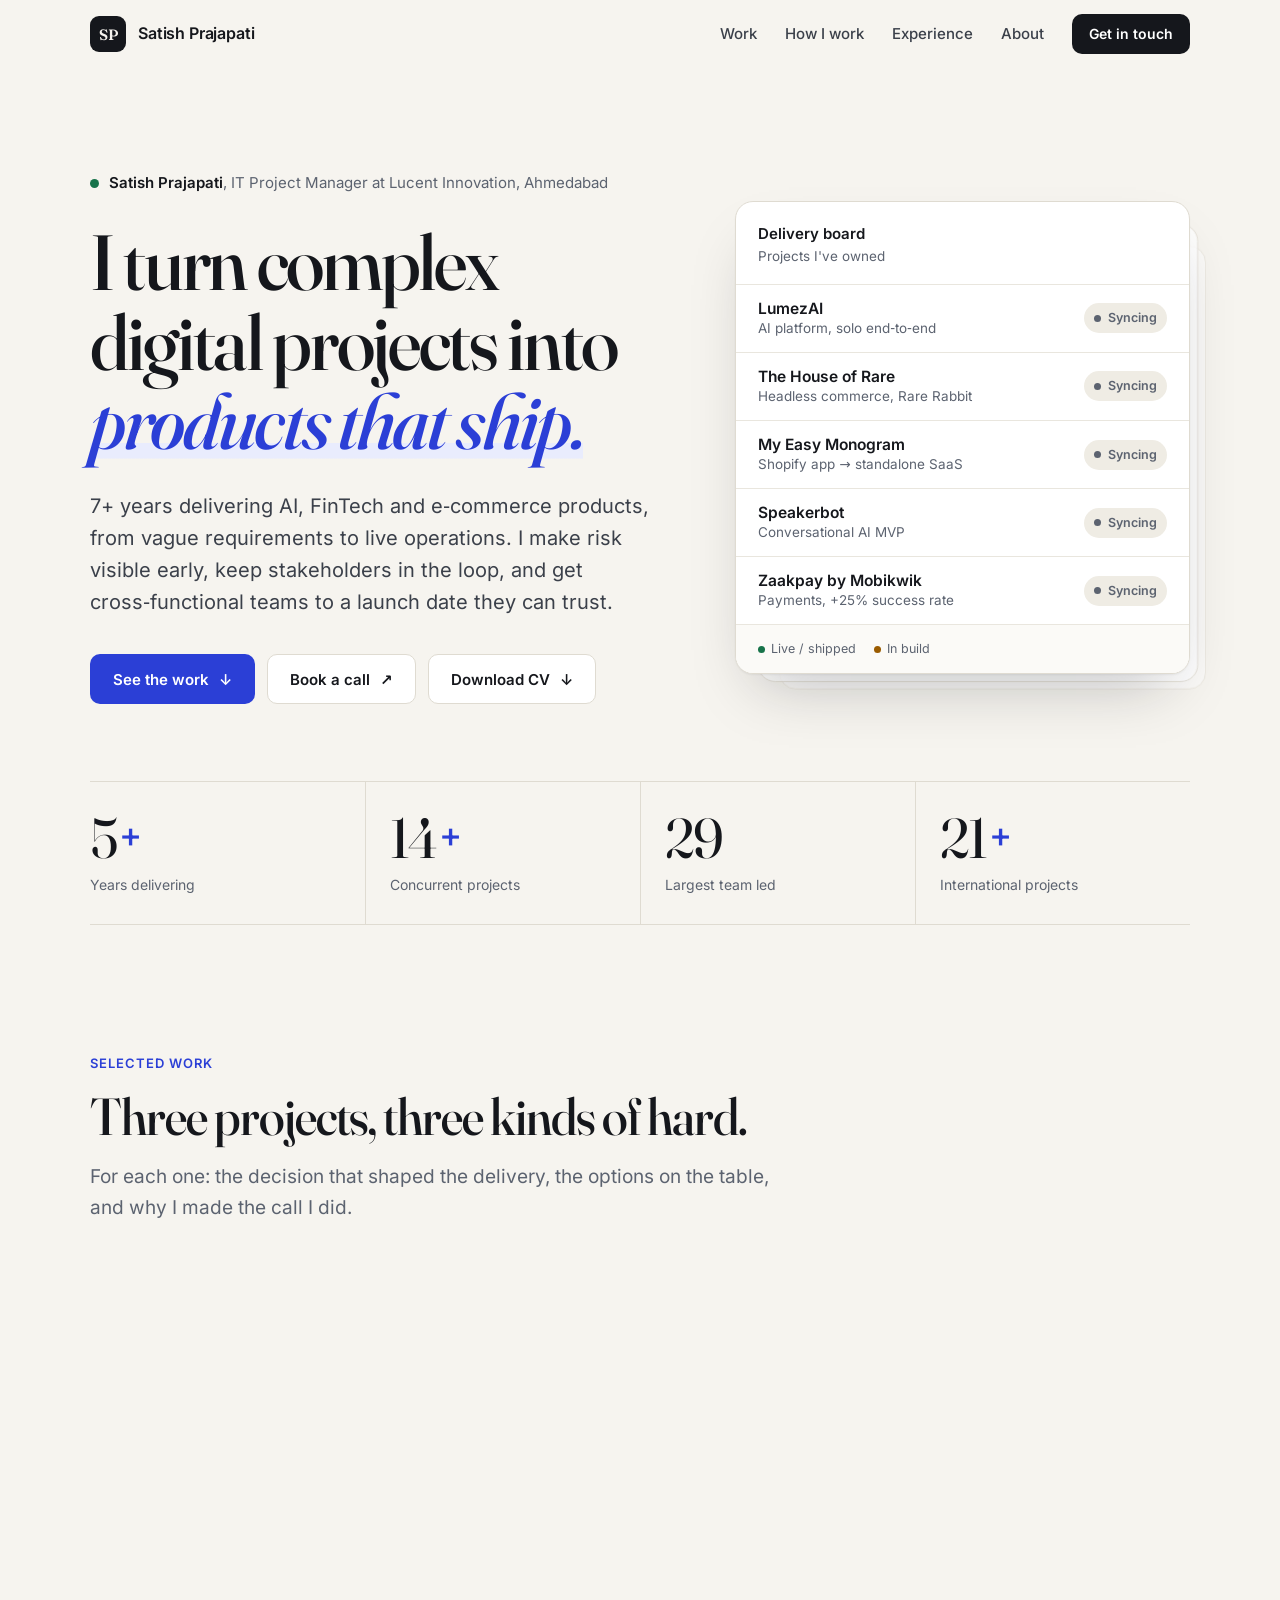
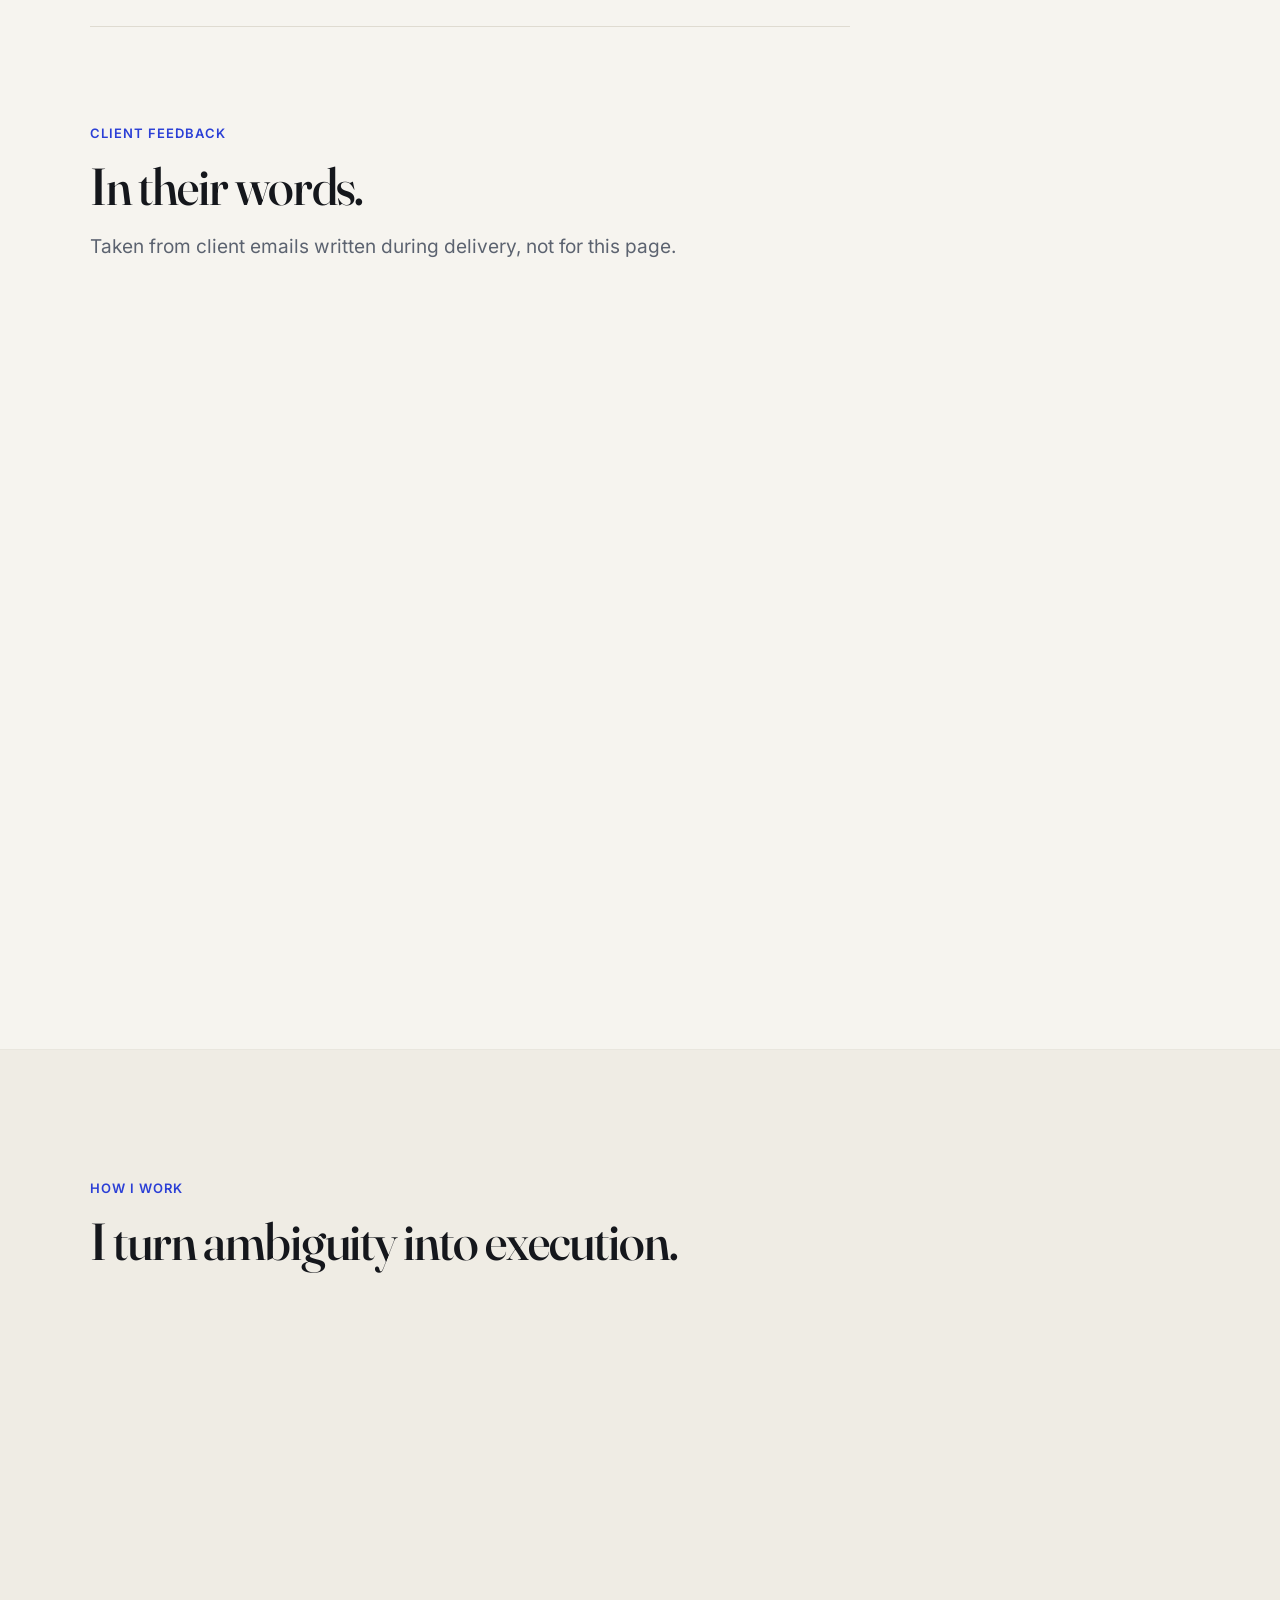
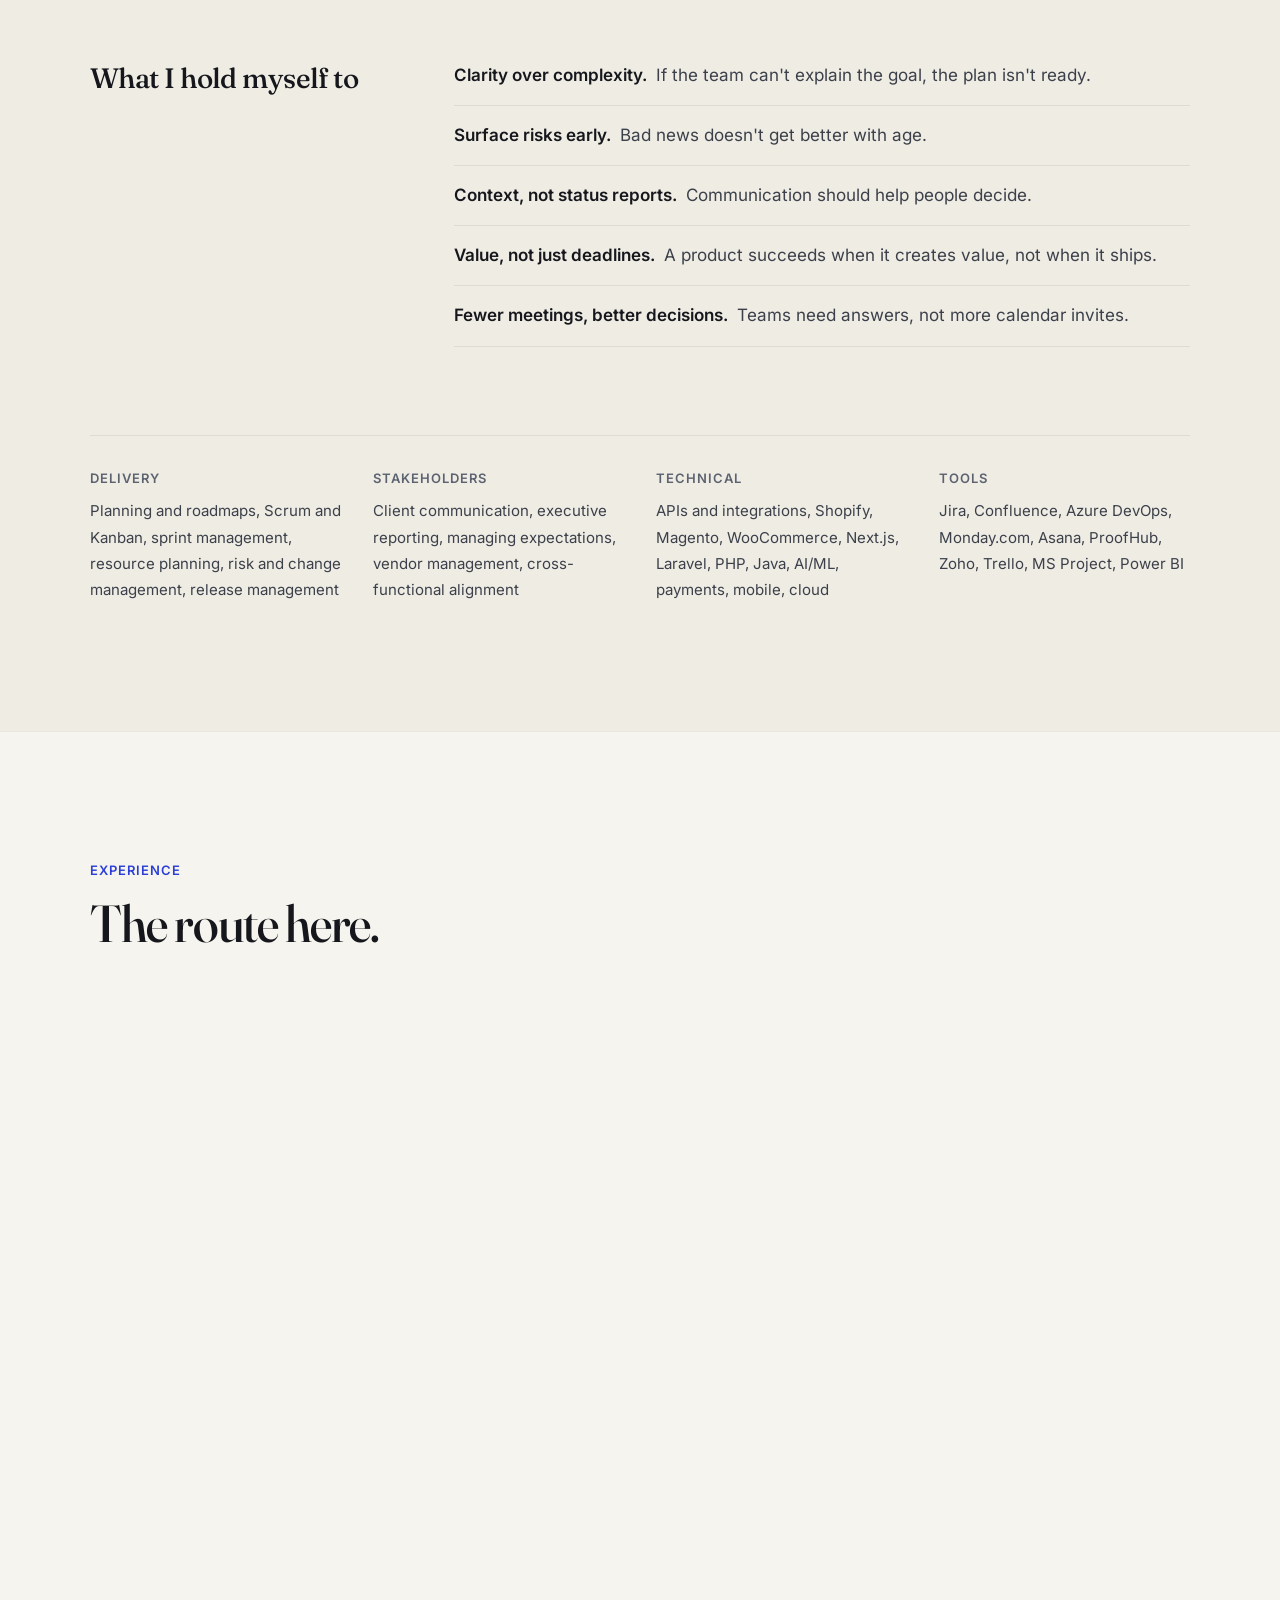
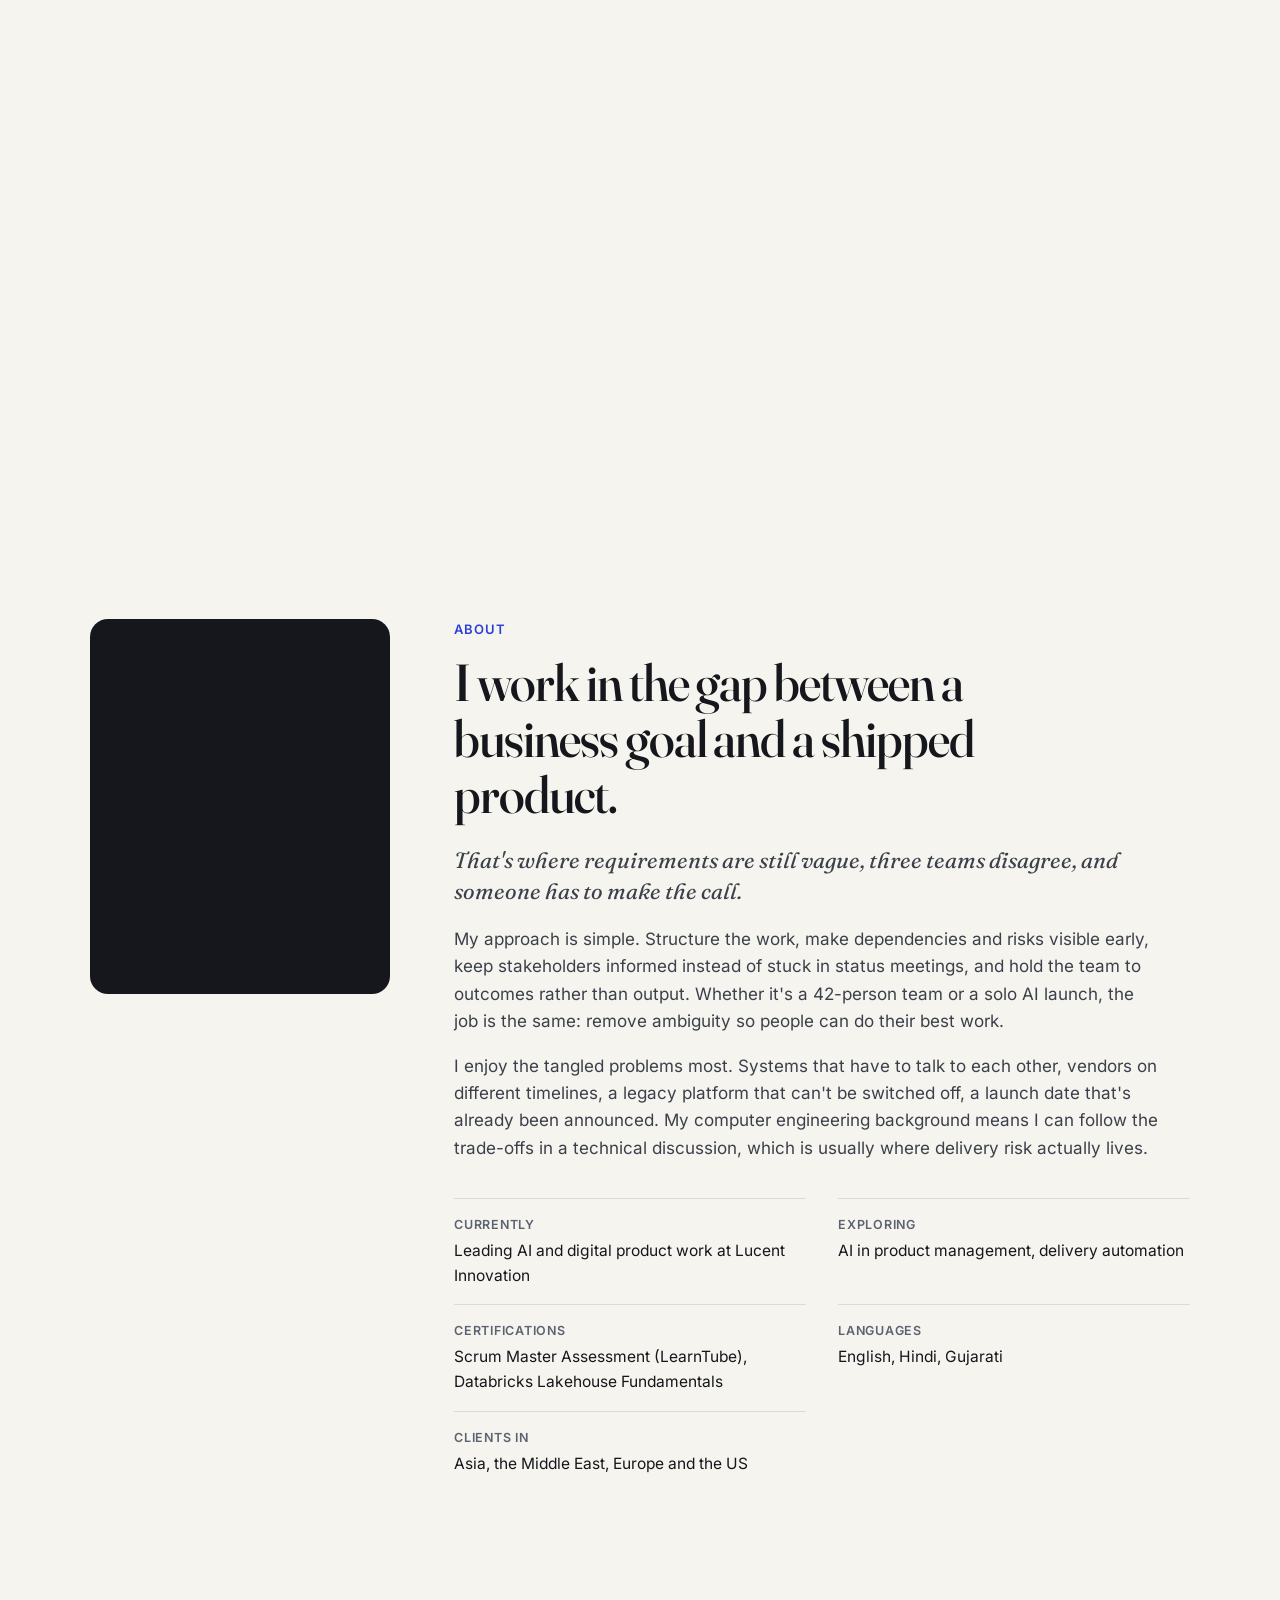
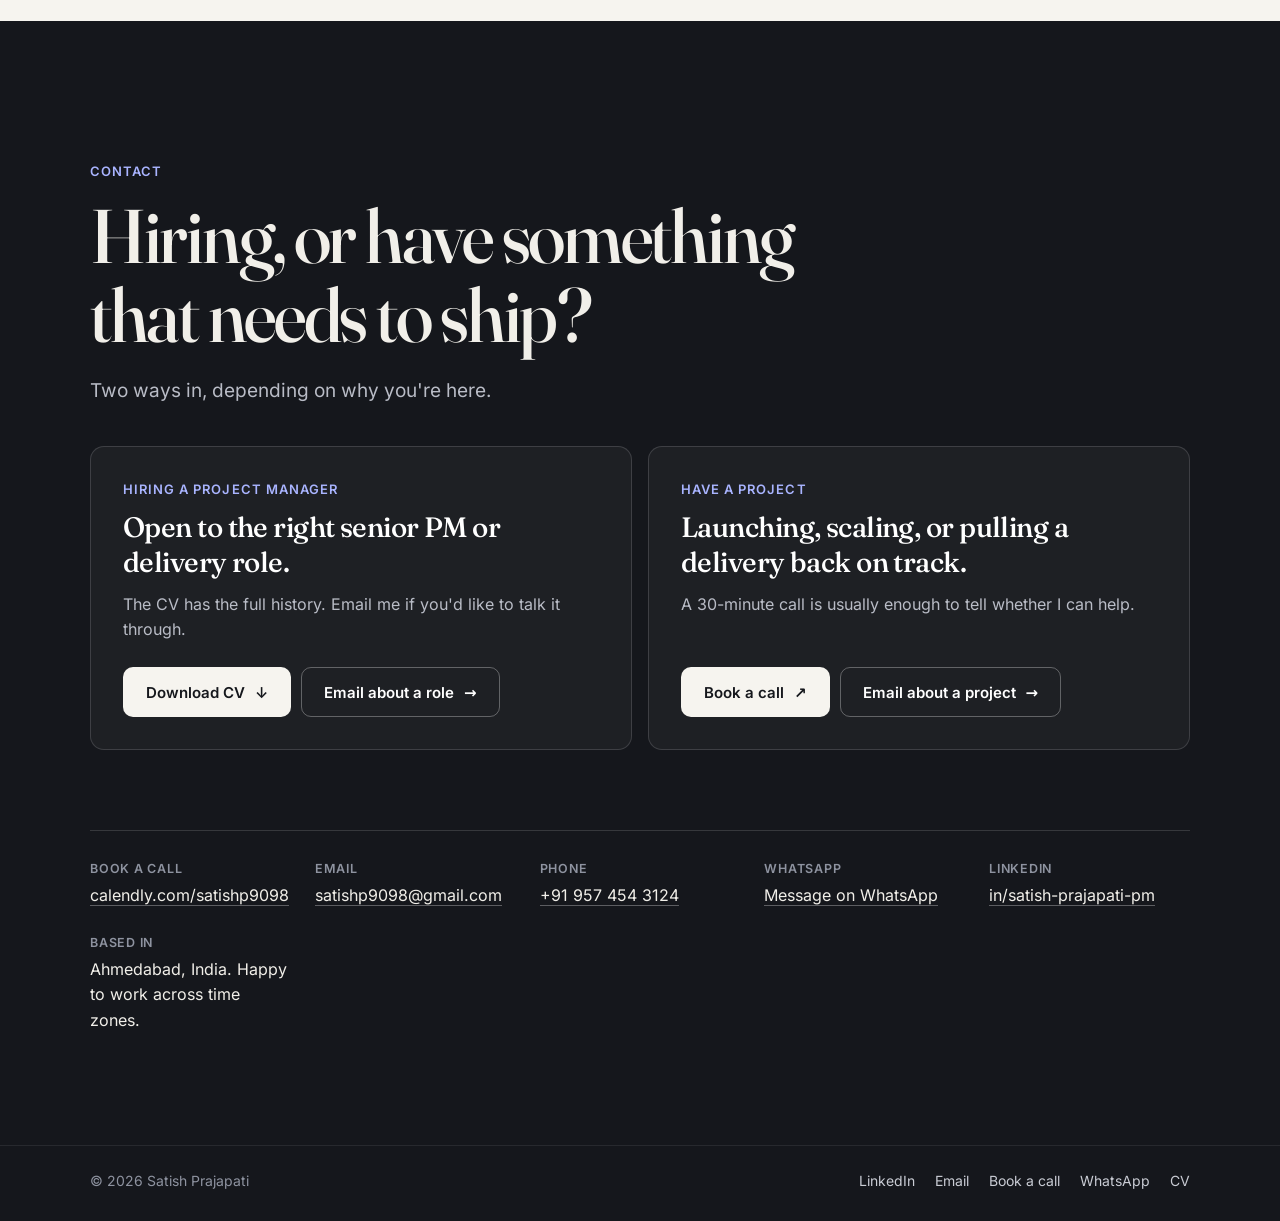
<file: index.html>
<!doctype html>
<html lang="en">
<head>
  <meta charset="utf-8">
  <meta name="viewport" content="width=device-width, initial-scale=1">
  <meta http-equiv="Content-Security-Policy" content="default-src 'self'; script-src 'self' 'sha256-qOhFsq0QMV2REqNwk5hGH5bZE9SkX6gt6yeyKdYPv+U='; style-src 'self'; font-src 'self'; img-src 'self'; connect-src 'none'; object-src 'none'; base-uri 'self'; form-action 'none'; upgrade-insecure-requests">
  <meta name="referrer" content="strict-origin-when-cross-origin">
  <meta name="google-site-verification" content="S3O7WQe3MgjT6AHNLRlh9kj5VHvNo7xtKb9LuxXbluc">

  <title>Satish Prajapati | IT Project Manager, Ahmedabad, India</title>
  <meta name="description" content="Satish Prajapati is an IT Project Manager in Ahmedabad, India with 7+ years delivering AI, FinTech and e-commerce products. 20+ concurrent projects, teams of up to 42, clients in Asia, Europe and the US.">
  <meta name="author" content="Satish Prajapati">
  <meta name="color-scheme" content="light">
  <meta name="theme-color" content="#f6f4ef">
  <link rel="canonical" href="https://satish-prajapati-pm.github.io/">

  <meta property="og:type" content="profile">
  <meta property="og:url" content="https://satish-prajapati-pm.github.io/">
  <meta property="og:site_name" content="Satish Prajapati">
  <meta property="og:locale" content="en_US">
  <meta property="og:title" content="Satish Prajapati | IT Project Manager">
  <meta property="og:description" content="I turn complex digital projects into products that ship. AI, FinTech and e-commerce delivery from Ahmedabad, India.">
  <meta property="og:image" content="https://satish-prajapati-pm.github.io/assets/media/og-image.png">
  <meta property="og:image:width" content="1200">
  <meta property="og:image:height" content="630">
  <meta property="og:image:alt" content="Satish Prajapati, IT Project Manager">
  <meta property="profile:first_name" content="Satish">
  <meta property="profile:last_name" content="Prajapati">
  <meta name="twitter:card" content="summary_large_image">
  <meta name="twitter:title" content="Satish Prajapati | IT Project Manager">
  <meta name="twitter:description" content="I turn complex digital projects into products that ship. AI, FinTech and e-commerce delivery from Ahmedabad, India.">
  <meta name="twitter:image" content="https://satish-prajapati-pm.github.io/assets/media/og-image.png">

  <link rel="icon" href="assets/media/favicon.svg" type="image/svg+xml">
  <link rel="apple-touch-icon" href="assets/media/apple-touch-icon.png">
  <link rel="preload" href="assets/fonts/fraunces.woff2" as="font" type="font/woff2" crossorigin>
  <link rel="preload" href="assets/fonts/inter.woff2" as="font" type="font/woff2" crossorigin>
  <link rel="stylesheet" href="assets/css/style.css">
  <script>document.documentElement.classList.add("js")</script>

  <script type="application/ld+json">
  {
    "@context": "https://schema.org",
    "@graph": [
      {
        "@type": "WebSite",
        "@id": "https://satish-prajapati-pm.github.io/#website",
        "url": "https://satish-prajapati-pm.github.io/",
        "name": "Satish Prajapati",
        "inLanguage": "en",
        "publisher": { "@id": "https://satish-prajapati-pm.github.io/#person" }
      },
      {
        "@type": "ProfilePage",
        "@id": "https://satish-prajapati-pm.github.io/#profile",
        "url": "https://satish-prajapati-pm.github.io/",
        "name": "Satish Prajapati | IT Project Manager",
        "isPartOf": { "@id": "https://satish-prajapati-pm.github.io/#website" },
        "mainEntity": { "@id": "https://satish-prajapati-pm.github.io/#person" }
      },
      {
        "@type": "Person",
        "@id": "https://satish-prajapati-pm.github.io/#person",
        "name": "Satish Prajapati",
        "givenName": "Satish",
        "familyName": "Prajapati",
        "jobTitle": "IT Project Manager",
        "description": "IT Project Manager in Ahmedabad, India with 7+ years delivering AI, FinTech and e-commerce products for clients in Asia, the Middle East, Europe and the US.",
        "url": "https://satish-prajapati-pm.github.io/",
        "image": "https://satish-prajapati-pm.github.io/assets/media/satish.jpg",
        "email": "mailto:satishp9098@gmail.com",
        "telephone": "+919574543124",
        "address": { "@type": "PostalAddress", "addressLocality": "Ahmedabad", "addressRegion": "Gujarat", "addressCountry": "IN" },
        "sameAs": ["https://www.linkedin.com/in/satish-prajapati-pm/", "https://github.com/satish-prajapati-pm"],
        "worksFor": { "@type": "Organization", "name": "Lucent Innovation" },
        "alumniOf": { "@type": "EducationalOrganization", "name": "Ganpat University, B. S. Patel Polytechnic" },
        "hasOccupation": {
          "@type": "Occupation",
          "name": "IT Project Manager",
          "alternateName": ["Project Manager", "Technical Project Manager", "Delivery Manager", "Software Project Manager", "IT Manager"],
          "occupationLocation": { "@type": "City", "name": "Ahmedabad" }
        },
        "hasCredential": [
          { "@type": "EducationalOccupationalCredential", "name": "Databricks Lakehouse Fundamentals", "credentialCategory": "certification", "url": "https://credentials.databricks.com/6cd5aae9-e064-4770-9828-3f36a98f021f" },
          { "@type": "EducationalOccupationalCredential", "name": "Scrum Master Assessment", "credentialCategory": "certification" }
        ],
        "knowsLanguage": ["English", "Hindi", "Gujarati"],
        "knowsAbout": ["IT Project Management", "Agile", "Scrum", "Software Delivery", "Stakeholder Management", "Risk Management", "Headless Commerce", "Shopify", "Payment Integrations", "FinTech", "AI Product Delivery"]
      }
    ]
  }
  </script>
</head>
<body>
  <a class="skip" href="#main">Skip to content</a>

  <header class="header">
    <div class="wrap header__bar">
      <a class="brand" href="#top" aria-label="Satish Prajapati, back to top">
        <span class="brand__mark" aria-hidden="true">SP</span>
        <span class="brand__name">Satish Prajapati</span>
      </a>
      <nav class="nav" aria-label="Main">
        <ul class="nav__links" id="nav-links">
          <li><a href="#work">Work</a></li>
          <li><a href="#method">How I work</a></li>
          <li><a href="#experience">Experience</a></li>
          <li><a href="#about">About</a></li>
          <li class="nav__mobile-only"><a href="#contact">Contact</a></li>
        </ul>
        <a class="btn btn--sm btn--ink nav__cta" href="#contact">Get in touch</a>
        <button class="nav__toggle" type="button" aria-expanded="false" aria-controls="nav-links" aria-label="Menu">
          <span></span><span></span>
        </button>
      </nav>
    </div>
  </header>

  <main id="main">
    <span id="top"></span>

    <section class="hero wrap">
      <div class="hero__copy">
        <p class="hero__meta"><span class="pulse" aria-hidden="true"></span><span><strong class="hero__name">Satish Prajapati</strong>, IT Project Manager at Lucent Innovation, Ahmedabad</span></p>
        <h1 class="hero__title">I turn complex digital projects into <em>products that ship.</em></h1>
        <p class="hero__lede">7+ years delivering AI, FinTech and e&#8209;commerce products, from vague requirements to live operations. I make risk visible early, keep stakeholders in the loop, and get cross&#8209;functional teams to a launch date they can trust.</p>
        <div class="hero__actions">
          <a class="btn btn--accent" href="#work">See the work <span aria-hidden="true">&darr;</span></a>
          <a class="btn btn--outline" href="https://calendly.com/satishp9098" target="_blank" rel="noopener noreferrer">Book a call <span aria-hidden="true">&nearr;</span></a>
          <a class="btn btn--outline" href="assets/media/Satish-Prajapati-Project-Manager-CV.pdf" download>Download CV <span aria-hidden="true">&darr;</span></a>
        </div>
      </div>

      <div class="scene">
        <div class="stack" data-stack>
          <div class="stack__sheet stack__sheet--back" aria-hidden="true"></div>
          <div class="stack__sheet" aria-hidden="true"></div>
          <aside class="board" aria-labelledby="board-title">
            <div class="board__head">
              <p class="board__title" id="board-title">Delivery board</p>
              <p class="board__sub">Projects I've owned</p>
            </div>
            <ul>
              <li class="board__row">
                <div><p class="board__name">LumezAI</p><p class="board__type">AI platform, solo end&#8209;to&#8209;end</p></div>
                <span class="status status--live">Live</span>
              </li>
              <li class="board__row">
                <div><p class="board__name">The House of Rare</p><p class="board__type">Headless commerce, Rare Rabbit</p></div>
                <span class="status status--live">Shipped</span>
              </li>
              <li class="board__row">
                <div><p class="board__name">My Easy Monogram</p><p class="board__type">Shopify app &rarr; standalone SaaS</p></div>
                <span class="status status--build">Phase 3</span>
              </li>
              <li class="board__row">
                <div><p class="board__name">Speakerbot</p><p class="board__type">Conversational AI MVP</p></div>
                <span class="status status--live">Shipped</span>
              </li>
              <li class="board__row">
                <div><p class="board__name">Zaakpay by Mobikwik</p><p class="board__type">Payments, +25% success rate</p></div>
                <span class="status status--live">Shipped</span>
              </li>
            </ul>
            <p class="board__legend"><span class="dot dot--live"></span>Live / shipped <span class="dot dot--build"></span>In build</p>
          </aside>
        </div>
      </div>
    </section>

    <section class="wrap" aria-label="Key numbers">
      <dl class="stats">
        <div><dt>Years delivering</dt><dd><span data-count="7">7</span><span class="plus">+</span></dd></div>
        <div><dt>Concurrent projects</dt><dd><span data-count="20">20</span><span class="plus">+</span></dd></div>
        <div><dt>Largest team led</dt><dd><span data-count="42">42</span></dd></div>
        <div><dt>International projects</dt><dd><span data-count="30">30</span><span class="plus">+</span></dd></div>
      </dl>
    </section>

    <section class="section wrap" id="work" aria-labelledby="work-title">
      <header class="section__head">
        <p class="eyebrow">Selected work</p>
        <h2 class="section__title" id="work-title">Three projects, three kinds of hard.</h2>
        <p class="section__intro">For each one: the decision that shaped the delivery, the options on the table, and why I made the call I did.</p>
      </header>

      <article class="case reveal" id="lumezai">
        <div class="case__top"><p class="case__num">01</p><span class="status status--live">Live</span></div>
        <h3 class="case__title">LumezAI</h3>
        <p class="case__hook">Concept to production, and still running it after launch.</p>
        <dl class="case__meta">
          <div><dt>Domain</dt><dd>AI platform</dd></div>
          <div><dt>Role</dt><dd>Sole owner, concept to live operations</dd></div>
          <div class="case__meta-wide"><dt>Scope</dt><dd>Requirements, roadmap, build coordination, QA, release, operations</dd></div>
        </dl>
        <div class="case__body">
          <p>An AI product with no delivery structure around it. Someone had to own everything from shaping the requirements to keeping it stable once real users showed up. I took it from concept to a live platform and I run it today.</p>

          <div class="decision">
            <p class="decision__label">Decision record</p>
            <p class="decision__question">One owner across concept, build and operations means competing priorities every day. How do we get to launch?</p>
            <ol class="decision__options">
              <li>Build wide, launch once</li>
              <li class="is-chosen">Narrow the scope, launch, then iterate on real usage</li>
              <li>Hold the launch until it's feature-complete</li>
            </ol>
            <p class="decision__why"><strong>Why:</strong> assumptions about how people use AI products rarely survive production. Live signal beats another planning cycle.</p>
          </div>

          <blockquote class="lesson"><p class="lesson__label">Lesson</p>Owning a product after launch changes how you plan before it. Logging, failure modes and support paths belong in the roadmap, not the retrospective.</blockquote>
        </div>
      </article>

      <article class="case reveal" id="house-of-rare">
        <div class="case__top"><p class="case__num">02</p><span class="status status--live">Shipped</span></div>
        <h3 class="case__title">The House of Rare</h3>
        <p class="case__hook">Rebuilding a fashion brand's storefront for speed without giving up Shopify.</p>
        <dl class="case__meta">
          <div><dt>Client</dt><dd>Rare Rabbit</dd></div>
          <div><dt>Domain</dt><dd>Headless commerce</dd></div>
          <div class="case__meta-wide"><dt>Team</dt><dd>UX, frontend, backend, QA and vendors</dd></div>
          <div class="case__meta-wide"><dt>Stack</dt><dd>Shopify, Next.js, Unicommerce, Fastrr, Contentsquare, FealtyX</dd></div>
        </dl>
        <div class="case__body">
          <p>A fast-growing fashion brand had outgrown its Shopify theme. Page speed and the customer experience were both capped by it. I owned the project end to end: estimates, sprint planning, four third-party integrations, QA, release and client communication. We shipped a Next.js storefront on top of Shopify with fulfilment, checkout, loyalty and analytics running in production.</p>

          <div class="decision">
            <p class="decision__label">Decision record</p>
            <p class="decision__question">Performance and flexibility are capped by the theme layer. What do we change?</p>
            <ol class="decision__options">
              <li>Optimise the existing theme</li>
              <li class="is-chosen">Headless Next.js storefront on top of Shopify</li>
              <li>Replace the commerce platform entirely</li>
            </ol>
            <p class="decision__why"><strong>Why:</strong> full control over the frontend and its performance, with no disruption to the catalogue, admin and operations the business already relied on.</p>
          </div>

          <blockquote class="lesson"><p class="lesson__label">Lesson</p>In a headless build the frontend is the easy part. The real risk sits in the third-party contracts, so integration owners, test data and fallbacks get planned in sprint one, not at launch.</blockquote>
        </div>
      </article>

      <article class="case reveal" id="my-easy-monogram">
        <div class="case__top"><p class="case__num">03</p><span class="status status--build">Phase 3 in build</span></div>
        <h3 class="case__title">My Easy Monogram</h3>
        <p class="case__hook">From a single-platform Shopify app to a product that doesn't need a store at all.</p>
        <dl class="case__meta">
          <div><dt>Domain</dt><dd>Commerce SaaS</dd></div>
          <div><dt>Role</dt><dd>Delivery lead, all three phases</dd></div>
          <div class="case__meta-wide"><dt>Platforms</dt><dd>Shopify, WooCommerce, Etsy</dd></div>
        </dl>
        <div class="case__body">

          <ol class="phases" aria-label="Product phases">
            <li class="is-done"><span>Phase 1</span>Shopify app for one platform's merchants</li>
            <li class="is-done"><span>Phase 2</span>Standalone app for Shopify, WooCommerce and Etsy</li>
            <li class="is-current"><span>Phase 3, now</span>Built-in order management, so merchants can sell with no store</li>
          </ol>

          <div class="decision">
            <p class="decision__label">Decision record</p>
            <p class="decision__question">Growth is capped by the host platform, and every new channel means rebuilding the same product. How do we expand?</p>
            <ol class="decision__options">
              <li>Stay a Shopify app</li>
              <li>Build a separate app per platform</li>
              <li class="is-chosen">One standalone core with a thin integration layer per platform</li>
            </ol>
            <p class="decision__why"><strong>Why:</strong> one product to build and support, three markets to sell into, and a foundation that could later serve merchants with no store at all.</p>
          </div>

          <blockquote class="lesson"><p class="lesson__label">Lesson</p>Going platform-independent is a product decision long before it's an engineering one. Get the core domain right and every new channel becomes an integration, not a rewrite.</blockquote>
        </div>
      </article>

      <div class="also reveal">
        <h3 class="also__title">Also delivered</h3>
        <ul class="also__grid">
          <li>
            <p class="also__name">PayU Gateway Suite</p>
            <p class="also__domain">FinTech</p>
            <p class="also__desc">PayU COD, Express Checkout and Seamless integrations, run in Agile sprints.</p>
            <p class="also__result">3 payment products</p>
          </li>
          <li>
            <p class="also__name">Speakerbot</p>
            <p class="also__domain">AI / NLP</p>
            <p class="also__desc">Conversational AI platform. Coordinated developers, ML engineers and UX; owned the roadmap, backlog and stakeholder demos.</p>
            <p class="also__result">MVP on schedule, early adopters in month one</p>
          </li>
          <li>
            <p class="also__name">Zaakpay by Mobikwik</p>
            <p class="also__domain">FinTech</p>
            <p class="also__desc">Owned onsite and offsite payment solutions end to end: scope, timeline and vendors.</p>
            <p class="also__result">+25% payment success rate</p>
          </li>
          <li>
            <p class="also__name">ASTM Automation</p>
            <p class="also__domain">E-commerce</p>
            <p class="also__desc">Automated product imports by reworking the Magento scheduler.</p>
            <p class="also__result">&minus;50% manual processing time</p>
          </li>
          <li>
            <p class="also__name">SmartInvestor</p>
            <p class="also__domain">Digital publishing</p>
            <p class="also__desc">One WordPress Multisite setup publishing to Malaysia, Hong Kong and China.</p>
            <p class="also__result">3 regions, 1 platform</p>
          </li>
          <li>
            <p class="also__name">SADAD</p>
            <p class="also__domain">FinTech, Qatar</p>
            <p class="also__desc">Shopify payment app for Qatar's SADAD gateway, with transactions and order status synced back to Shopify.</p>
            <p class="also__result">Payments synced to Shopify</p>
          </li>
          <li>
            <p class="also__name">OffGrid</p>
            <p class="also__domain">Secure mobile</p>
            <p class="also__desc">Led the iOS and Android teams on a secure messaging app: security protocols and feature parity.</p>
            <p class="also__result">iOS + Android parity</p>
          </li>
        </ul>
      </div>
    </section>

    <section class="section wrap feedback" id="feedback" aria-labelledby="feedback-title">
      <header class="section__head">
        <p class="eyebrow">Client feedback</p>
        <h2 class="section__title" id="feedback-title">In their words.</h2>
        <p class="section__intro">Taken from client emails written during delivery, not for this page.</p>
      </header>

      <div class="voices">
        <figure class="voice reveal">
          <blockquote class="voice__quote"><p>&ldquo;Your taking the hit for your team's error is a mark of good leadership and character.&rdquo;</p></blockquote>
          <p class="voice__more">&ldquo;You lead with the same grit, and we are stoked to have you with us.&rdquo; &middot; &ldquo;Love the energy you bring to the table.&rdquo;</p>
          <figcaption class="voice__by"><span class="voice__name">Alessandro Saini</span><span class="voice__role">Client, OffGrid</span></figcaption>
        </figure>
        <figure class="voice reveal">
          <blockquote class="voice__quote"><p>&ldquo;I appreciate you guys keeping the ball rolling while we're figuring things out over here.&rdquo;</p></blockquote>
          <p class="voice__more">Sent while decisions on the client side were on hold. The roadmap kept moving anyway.</p>
          <figcaption class="voice__by"><span class="voice__name">Brad Ferch</span><span class="voice__role">Client, My Easy Monogram</span></figcaption>
        </figure>
      </div>

      <div class="recog reveal">
        <h3 class="recog__title">Also trusted with</h3>
        <ul class="recog__list">
          <li><strong>PayU CommercePro.</strong> Solution planning, effort estimation, test strategy and ownership of the production go-live.</li>
          <li><strong>The House of Rare.</strong> Production rollout planning and cross-team coordination through the final deployment.</li>
          <li><strong>RevBoost, Shopify app.</strong> UI/UX direction and milestone alignment; the client called the first design &ldquo;excellent&rdquo;.</li>
          <li><strong>Flype.</strong> Scope clarification, effort estimates and API integration planning for the co-founder.</li>
        </ul>
      </div>
    </section>

    <section class="section section--tint" id="method" aria-labelledby="method-title">
      <div class="wrap">
        <header class="section__head">
          <p class="eyebrow">How I work</p>
          <h2 class="section__title" id="method-title">I turn ambiguity into execution.</h2>
        </header>

        <ol class="method">
          <li class="reveal"><span class="method__num">01</span><h3>Understand</h3><p>Business goals, user needs, constraints and what success looks like, before anything gets planned.</p></li>
          <li class="reveal"><span class="method__num">02</span><h3>Structure</h3><p>Scope, priorities, roadmap, people and dependencies, in a shape the team can actually execute.</p></li>
          <li class="reveal"><span class="method__num">03</span><h3>Align</h3><p>Business, design, engineering, QA and stakeholders all describing the plan the same way.</p></li>
          <li class="reveal"><span class="method__num">04</span><h3>Execute</h3><p>Sprints, tracking and risk management. Momentum comes from decisions made on time.</p></li>
          <li class="reveal"><span class="method__num">05</span><h3>Launch</h3><p>QA, release planning, deployment and sign-off. A release is a coordinated event.</p></li>
          <li class="reveal"><span class="method__num">06</span><h3>Improve</h3><p>Measure, learn, iterate. Shipping is where a product starts earning its keep.</p></li>
        </ol>

        <div class="principles">
          <h3 class="principles__title">What I hold myself to</h3>
          <ul>
            <li><strong>Clarity over complexity.</strong> If the team can't explain the goal, the plan isn't ready.</li>
            <li><strong>Surface risks early.</strong> Bad news doesn't get better with age.</li>
            <li><strong>Context, not status reports.</strong> Communication should help people decide.</li>
            <li><strong>Value, not just deadlines.</strong> A product succeeds when it creates value, not when it ships.</li>
            <li><strong>Fewer meetings, better decisions.</strong> Teams need answers, not more calendar invites.</li>
          </ul>
        </div>

        <div class="skills">
          <div>
            <h3>Delivery</h3>
            <p>Planning and roadmaps, Scrum and Kanban, sprint management, resource planning, risk and change management, release management</p>
          </div>
          <div>
            <h3>Stakeholders</h3>
            <p>Client communication, executive reporting, managing expectations, vendor management, cross-functional alignment</p>
          </div>
          <div>
            <h3>Technical</h3>
            <p>APIs and integrations, Shopify, Magento, WooCommerce, Next.js, Laravel, PHP, Java, AI/ML, payments, mobile, cloud</p>
          </div>
          <div>
            <h3>Tools</h3>
            <p>Jira, Confluence, Azure DevOps, Monday.com, Asana, ProofHub, Zoho, Trello, MS Project, Power BI</p>
          </div>
        </div>
      </div>
    </section>

    <section class="section wrap" id="experience" aria-labelledby="experience-title">
      <header class="section__head">
        <p class="eyebrow">Experience</p>
        <h2 class="section__title" id="experience-title">The route here.</h2>
      </header>

      <ol>
        <li class="job reveal">
          <div class="job__dates"><span class="status status--live">Now</span><p>Dec 2023 &ndash; present</p></div>
          <div>
            <h3 class="job__title">Project Manager</h3>
            <p class="job__org">Lucent Innovation, Ahmedabad</p>
            <ul class="job__wins">
              <li>Run <strong>20+ concurrent projects</strong> with Scrum and Kanban across Jira, Monday, Zoho, Asana, GoodDay and ProofHub, holding a <strong>90% on-time delivery rate</strong>.</li>
              <li>Lead cross-functional teams of up to <strong>42 people</strong>; raised team productivity by <strong>30%</strong> through Agile coaching.</li>
              <li>Cut project risk by <strong>40%</strong> with a structured risk-management process.</li>
              <li>Owned delivery of LumezAI, The House of Rare, and My Easy Monogram's move to a standalone product.</li>
              <li>Led the Speakerbot conversational AI platform; the MVP shipped on schedule.</li>
            </ul>
          </div>
        </li>
        <li class="job reveal">
          <div class="job__dates"><p>Jan 2019 &ndash; Nov 2023</p></div>
          <div>
            <h3 class="job__title">Project Manager</h3>
            <p class="job__org">Aimsinfosoft, Ahmedabad</p>
            <ul class="job__wins">
              <li>Managed <strong>30+ international projects</strong> with <strong>95% client satisfaction</strong>.</li>
              <li>Delivered under budget, with a <strong>15% cost reduction</strong>.</li>
              <li>Introduced Agile ceremonies and retrospectives: shorter cycles, more predictable sprints.</li>
              <li>Standardised documentation and reporting so leadership always had visibility.</li>
            </ul>
          </div>
        </li>
        <li class="job job--edu reveal">
          <div class="job__dates"><p>2012 &ndash; 2017</p></div>
          <div>
            <h3 class="job__title">Diploma, Computer Engineering</h3>
            <p class="job__org">Ganpat University, B. S. Patel Polytechnic</p>
            <p class="job__note">The technical grounding that lets me hold a real conversation with engineers, and ask the questions that surface risk early.</p>
          </div>
        </li>
      </ol>
    </section>

    <section class="section wrap about" id="about" aria-labelledby="about-title">
      <div class="about__photo">
        <img src="assets/media/satish.jpg" alt="Satish Prajapati" width="420" height="420" loading="lazy" decoding="async">
      </div>
      <div class="about__text">
        <p class="eyebrow">About</p>
        <h2 class="section__title" id="about-title">I work in the gap between a business goal and a shipped product.</h2>
        <p class="about__lede">That's where requirements are still vague, three teams disagree, and someone has to make the call.</p>
        <p>My approach is simple. Structure the work, make dependencies and risks visible early, keep stakeholders informed instead of stuck in status meetings, and hold the team to outcomes rather than output. Whether it's a 42-person team or a solo AI launch, the job is the same: remove ambiguity so people can do their best work.</p>
        <p>I enjoy the tangled problems most. Systems that have to talk to each other, vendors on different timelines, a legacy platform that can't be switched off, a launch date that's already been announced. My computer engineering background means I can follow the trade-offs in a technical discussion, which is usually where delivery risk actually lives.</p>

        <dl class="about__facts">
          <div><dt>Currently</dt><dd>Leading AI and digital product work at Lucent Innovation</dd></div>
          <div><dt>Exploring</dt><dd>AI in product management, delivery automation</dd></div>
          <div><dt>Certifications</dt><dd>Scrum Master Assessment (LearnTube), Databricks Lakehouse Fundamentals</dd></div>
          <div><dt>Languages</dt><dd>English, Hindi, Gujarati</dd></div>
          <div><dt>Clients in</dt><dd>Asia, the Middle East, Europe and the US</dd></div>
        </dl>
      </div>
    </section>

    <section class="contact" id="contact" aria-labelledby="contact-title">
      <div class="wrap contact__inner">
        <p class="eyebrow eyebrow--light">Contact</p>
        <h2 class="contact__title" id="contact-title">Hiring, or have something that needs to ship?</h2>
        <p class="contact__lede">Two ways in, depending on why you're here.</p>

        <div class="paths">
          <div class="path">
            <p class="path__label">Hiring a project manager</p>
            <h3 class="path__title">Open to the right senior PM or delivery role.</h3>
            <p class="path__text">The CV has the full history. Email me if you'd like to talk it through.</p>
            <div class="path__actions">
              <a class="btn btn--paper" href="assets/media/Satish-Prajapati-Project-Manager-CV.pdf" download>Download CV <span aria-hidden="true">&darr;</span></a>
              <a class="btn btn--outline-light" href="mailto:satishp9098@gmail.com?subject=Project%20Manager%20role">Email about a role <span aria-hidden="true">&rarr;</span></a>
            </div>
          </div>
          <div class="path">
            <p class="path__label">Have a project</p>
            <h3 class="path__title">Launching, scaling, or pulling a delivery back on track.</h3>
            <p class="path__text">A 30-minute call is usually enough to tell whether I can help.</p>
            <div class="path__actions">
              <a class="btn btn--paper" href="https://calendly.com/satishp9098" target="_blank" rel="noopener noreferrer">Book a call <span aria-hidden="true">&nearr;</span></a>
              <a class="btn btn--outline-light" href="mailto:satishp9098@gmail.com?subject=Project%20enquiry">Email about a project <span aria-hidden="true">&rarr;</span></a>
            </div>
          </div>
        </div>

        <dl class="contact__details">
          <div><dt>Book a call</dt><dd><a href="https://calendly.com/satishp9098" target="_blank" rel="noopener noreferrer">calendly.com/satishp9098</a></dd></div>
          <div><dt>Email</dt><dd><a href="mailto:satishp9098@gmail.com">satishp9098@gmail.com</a></dd></div>
          <div><dt>Phone</dt><dd><a href="tel:+919574543124">+91 957 454 3124</a></dd></div>
          <div><dt>WhatsApp</dt><dd><a href="https://wa.me/919574543124" target="_blank" rel="noopener noreferrer">Message on WhatsApp</a></dd></div>
          <div><dt>LinkedIn</dt><dd><a href="https://www.linkedin.com/in/satish-prajapati-pm/" target="_blank" rel="noopener noreferrer">in/satish-prajapati-pm</a></dd></div>
          <div><dt>Based in</dt><dd>Ahmedabad, India. Happy to work across time zones.</dd></div>
        </dl>
      </div>
    </section>
  </main>

  <footer class="footer">
    <div class="wrap footer__inner">
      <p>&copy; <span data-year>2026</span> Satish Prajapati</p>
      <p class="footer__links">
        <a href="https://www.linkedin.com/in/satish-prajapati-pm/" target="_blank" rel="noopener noreferrer">LinkedIn</a>
        <a href="mailto:satishp9098@gmail.com">Email</a>
        <a href="https://calendly.com/satishp9098" target="_blank" rel="noopener noreferrer">Book a call</a>
        <a href="https://wa.me/919574543124" target="_blank" rel="noopener noreferrer">WhatsApp</a>
        <a href="assets/media/Satish-Prajapati-Project-Manager-CV.pdf" download>CV</a>
      </p>
    </div>
  </footer>

  <script src="assets/js/main.js" defer></script>
</body>
</html>
</file>
<file: assets/css/style.css>
@font-face {
  font-family: "Fraunces";
  src: url("../fonts/fraunces.woff2") format("woff2");
  font-weight: 400 600;
  font-style: normal;
  font-display: swap;
}
@font-face {
  font-family: "Fraunces";
  src: url("../fonts/fraunces-italic.woff2") format("woff2");
  font-weight: 400 600;
  font-style: italic;
  font-display: swap;
}
@font-face {
  font-family: "Inter";
  src: url("../fonts/inter.woff2") format("woff2");
  font-weight: 400 600;
  font-style: normal;
  font-display: swap;
}

:root {
  --paper: #f6f4ef;
  --paper-dark: #efece4;
  --white: #fff;
  --ink: #15171c;
  --ink-2: #3b404a;
  --ink-3: #5c6370;
  --line: #dfdbd1;
  --line-light: #e9e6de;

  --accent: #2b3fd6;
  --accent-dark: #1e2ea8;
  --accent-light: #e9ecfd;

  /* only ever used for project status */
  --green: #17734a;
  --green-light: #e1f2e8;
  --amber: #9a5b00;
  --amber-light: #fbefd9;

  --serif: "Fraunces", Georgia, serif;
  --sans: "Inter", system-ui, -apple-system, "Segoe UI", Roboto, sans-serif;

  --max: 1180px;
  --gutter: clamp(16px, 4vw, 40px);
  --radius: 14px;
  --shadow: 0 1px 2px rgb(21 23 28 / .04), 0 8px 28px rgb(21 23 28 / .06);
  --ease: cubic-bezier(.2, .7, .2, 1);
}

*, *::before, *::after { box-sizing: border-box; }

html { scroll-behavior: smooth; scroll-padding-top: 84px; }

body {
  margin: 0;
  background: var(--paper);
  color: var(--ink);
  font: 17px/1.6 var(--sans);
  -webkit-font-smoothing: antialiased;
}

h1, h2, h3 { margin: 0; font-weight: 500; }
p, dl, dd, ol, ul, blockquote { margin: 0; }
ol, ul { padding: 0; list-style: none; }
img { display: block; max-width: 100%; height: auto; }

a { color: var(--accent); text-underline-offset: 3px; }
a:hover { color: var(--accent-dark); }

::selection { background: var(--accent); color: #fff; }
:focus-visible { outline: 2px solid var(--accent); outline-offset: 3px; border-radius: 6px; }

.skip {
  position: absolute; top: -60px; left: 16px; z-index: 100;
  padding: 10px 16px; border-radius: 8px;
  background: var(--ink); color: #fff;
}
.skip:focus { top: 12px; color: #fff; }

.sr-only {
  position: absolute; width: 1px; height: 1px; overflow: hidden;
  clip-path: inset(50%); white-space: nowrap;
}

.wrap { max-width: var(--max); margin: 0 auto; padding: 0 var(--gutter); }
.section { padding-top: clamp(72px, 10vw, 128px); padding-bottom: clamp(72px, 10vw, 128px); }
.section--tint { background: var(--paper-dark); border-block: 1px solid var(--line-light); }
.section__head { max-width: 760px; margin-bottom: clamp(36px, 5vw, 64px); }
.section__title {
  font-family: var(--serif);
  font-size: clamp(32px, 4.4vw, 52px);
  line-height: 1.08;
  letter-spacing: -.02em;
}
/* Fraunces has an optical-size axis; the tighter display cut suits big headings */
.hero__title, .section__title, .case__title, .case__num, .contact__title, .stats dd {
  font-variation-settings: "opsz" 144;
}
.section__intro { margin-top: 18px; max-width: 58ch; font-size: 19px; color: var(--ink-3); }

.eyebrow {
  margin-bottom: 14px;
  font-size: 13px; font-weight: 600; letter-spacing: .08em; text-transform: uppercase;
  color: var(--accent);
}
.eyebrow--light { color: #a9b4ff; }


/* buttons + status pills */

.btn {
  display: inline-flex; align-items: center; justify-content: center; gap: 10px;
  min-height: 50px; padding: 0 22px;
  border: 1px solid transparent; border-radius: 10px;
  font: 600 15px/1 var(--sans);
  text-decoration: none; white-space: nowrap;
  transition: background-color .2s, border-color .2s, color .2s, transform .2s;
}
.btn:hover { transform: translateY(-1px); }
.btn--sm { min-height: 40px; padding: 0 16px; font-size: 14px; }
.btn--accent { background: var(--accent); color: #fff; }
.btn--accent:hover { background: var(--accent-dark); color: #fff; }
.btn--ink { background: var(--ink); color: #fff; }
.btn--ink:hover { background: #000; color: #fff; }
.btn--outline { background: var(--white); border-color: var(--line); color: var(--ink); }
.btn--outline:hover { border-color: var(--ink); color: var(--ink); }
.btn--paper { background: var(--paper); color: var(--ink); }
.btn--paper:hover { background: #fff; color: var(--ink); }
.btn--outline-light { border-color: rgb(255 255 255 / .3); color: #fff; }
.btn--outline-light:hover { border-color: #fff; color: #fff; }

.status {
  display: inline-flex; align-items: center; gap: 7px;
  padding: 5px 10px; border-radius: 999px;
  font-size: 12.5px; font-weight: 600; white-space: nowrap;
}
.status::before { content: ""; width: 7px; height: 7px; border-radius: 50%; background: currentColor; }
.status--live { background: var(--green-light); color: var(--green); }
.status--build { background: var(--amber-light); color: var(--amber); }
.status--pending { background: var(--paper-dark); color: var(--ink-3); }
.status--pending::before { animation: blink 1s ease-in-out infinite; }
.status.is-synced { animation: pop .45s cubic-bezier(.3, 1.6, .5, 1); }

.dot { display: inline-block; width: 7px; height: 7px; margin: 0 6px 1px 0; border-radius: 50%; vertical-align: middle; }
.dot--live { background: var(--green); }
.dot--build { margin-left: 14px; background: var(--amber); }


/* header */

.header {
  position: sticky; top: 0; z-index: 50;
  background: rgb(246 244 239 / .86);
  -webkit-backdrop-filter: saturate(1.4) blur(12px);
  backdrop-filter: saturate(1.4) blur(12px);
  border-bottom: 1px solid transparent;
  transition: border-color .2s;
}
.header.is-scrolled { border-bottom-color: var(--line); }
.header__bar { display: flex; align-items: center; justify-content: space-between; gap: 20px; height: 68px; }

.brand { display: flex; align-items: center; gap: 12px; color: var(--ink); text-decoration: none; }
.brand:hover { color: var(--ink); }
.brand__mark {
  display: grid; place-items: center;
  width: 36px; height: 36px; border-radius: 9px;
  background: var(--ink); color: var(--paper);
  font: 600 15px/1 var(--serif);
}
.brand__name { font-size: 16px; font-weight: 600; letter-spacing: -.01em; }

.nav { display: flex; align-items: center; gap: 28px; }
.nav__links { display: flex; gap: 28px; }
.nav__links a { color: var(--ink-2); font-size: 15px; font-weight: 500; text-decoration: none; }
.nav__links a:hover,
.nav__links a[aria-current="true"] {
  color: var(--ink);
  text-decoration: underline 2px var(--accent);
  text-underline-offset: 8px;
}
.nav__mobile-only { display: none; }
.nav__toggle {
  display: none; flex-direction: column; align-items: center; justify-content: center; gap: 5px;
  width: 44px; height: 44px;
  border: 1px solid var(--line); border-radius: 10px;
  background: var(--white); cursor: pointer;
}
.nav__toggle span { width: 18px; height: 1.5px; background: var(--ink); transition: transform .2s; }
.nav__toggle[aria-expanded="true"] span:first-child { transform: translateY(3.25px) rotate(45deg); }
.nav__toggle[aria-expanded="true"] span:last-child { transform: translateY(-3.25px) rotate(-45deg); }


/* hero */

.hero {
  display: grid; grid-template-columns: 1.25fr 1fr; align-items: center;
  gap: clamp(40px, 6vw, 88px);
  padding-top: clamp(48px, 8vw, 104px);
  padding-bottom: clamp(48px, 6vw, 80px);
}
.hero > * { min-width: 0; }
.hero__meta { display: flex; align-items: center; gap: 10px; margin-bottom: 28px; font-size: 15px; color: var(--ink-3); }
.hero__name { font-weight: 600; color: var(--ink); }
.hero__title {
  max-width: 14ch;
  font-family: var(--serif);
  font-size: clamp(42px, 6.2vw, 78px);
  line-height: 1.02;
  letter-spacing: -.03em;
}
.hero__title em {
  font-style: italic;
  color: var(--accent);
  background: linear-gradient(var(--accent-light), var(--accent-light)) no-repeat 0 86% / 100% .2em;
  -webkit-box-decoration-break: clone;
  box-decoration-break: clone;
  transition: background-size 1s cubic-bezier(.6, 0, .2, 1) .5s;
}
.js .hero:not(.is-ready) .hero__title em { background-size: 0 .2em; }
.hero__lede { max-width: 54ch; margin-top: 28px; font-size: clamp(18px, 1.6vw, 20px); color: var(--ink-2); }
.hero__actions { display: flex; flex-wrap: wrap; gap: 12px; margin-top: 36px; }

.pulse { position: relative; flex: none; width: 9px; height: 9px; border-radius: 50%; background: var(--green); }
.pulse::after {
  content: ""; position: absolute; inset: -4px;
  border: 2px solid var(--green); border-radius: 50%;
  opacity: 0; animation: ping 2.4s ease-out infinite;
}

/* board, with two sheets behind it so it reads as a stack of project files */
.scene { perspective: 1400px; }
.stack {
  position: relative;
  transform-style: preserve-3d;
  transform: rotateX(var(--rx, 0deg)) rotateY(var(--ry, 0deg));
  transition: transform .7s var(--ease), opacity .8s ease;
}
.js .stack:not(.is-ready) { opacity: 0; transform: rotateX(18deg) rotateY(-22deg) translateY(40px); }
.stack__sheet {
  position: absolute; inset: 0;
  border: 1px solid var(--line); border-radius: 18px;
  background: var(--white);
  opacity: .8;
  transform: translate3d(16px, 16px, -46px);
}
.stack__sheet--back { opacity: .5; transform: translate3d(32px, 32px, -92px); }

.board {
  position: relative;
  overflow: hidden;
  border: 1px solid var(--line); border-radius: 18px;
  background: var(--white);
  box-shadow: 0 1px 2px rgb(21 23 28 / .05), 0 30px 60px -24px rgb(21 23 28 / .28);
}
.board__head { padding: 20px 22px 16px; border-bottom: 1px solid var(--line-light); }
.board__title { font-size: 15px; font-weight: 600; }
.board__sub { font-size: 13.5px; color: var(--ink-3); }
.board__row {
  display: flex; align-items: center; justify-content: space-between; gap: 14px;
  padding: 14px 22px;
  border-bottom: 1px solid var(--line-light);
}
.board__row.is-flash { animation: flash 1.2s ease; }
.board__name { font-size: 15.5px; font-weight: 600; line-height: 1.3; }
.board__type { font-size: 13.5px; line-height: 1.4; color: var(--ink-3); }
.board__legend { padding: 14px 22px; background: #fbfaf7; font-size: 12.5px; color: var(--ink-3); }


/* stats */

.stats {
  display: grid; grid-template-columns: repeat(4, 1fr);
  border-block: 1px solid var(--line);
}
.stats > div { display: flex; flex-direction: column-reverse; justify-content: flex-end; padding: 28px 24px 28px 0; }
.stats > div + div { padding-left: 24px; border-left: 1px solid var(--line); }
.stats dt { font-size: 14px; color: var(--ink-3); }
.stats dd {
  margin-bottom: 8px;
  font-family: var(--serif);
  font-size: clamp(40px, 4.6vw, 56px);
  line-height: 1;
  letter-spacing: -.03em;
  font-variant-numeric: tabular-nums;
}
.plus { margin-left: 2px; font: 500 .62em var(--sans); color: var(--accent); vertical-align: .32em; }


/* case studies */

/* markup is in reading order (title first); on desktop the number,
   status and facts are placed in a sticky left column */
.case {
  display: grid; grid-template-columns: 300px 1fr; align-items: start;
  column-gap: clamp(28px, 5vw, 72px);
  padding: clamp(36px, 5vw, 56px) 0;
  border-top: 1px solid var(--line);
}
.case > * { min-width: 0; }
.case__top { grid-area: 1 / 1; display: flex; align-items: center; gap: 16px; }
.case__title { grid-area: 1 / 2; align-self: center; }
.case__hook { grid-area: 2 / 2; }
.case__meta { grid-column: 1; grid-row: 2 / 4; position: sticky; top: 96px; display: grid; gap: 16px; margin-top: 24px; }
.case__body { grid-area: 3 / 2; }
.case__num {
  font-family: var(--serif); font-size: 64px; line-height: 1; letter-spacing: -.04em;
  color: var(--accent);
}
.case__meta dt,
.about__facts dt,
.contact__details dt {
  margin-bottom: 4px;
  font-size: 12.5px; font-weight: 600; letter-spacing: .06em; text-transform: uppercase;
  color: var(--ink-3);
}
.case__meta dd { font-size: 15px; line-height: 1.5; }
.case__title { font-family: var(--serif); font-size: clamp(34px, 4vw, 48px); line-height: 1.05; letter-spacing: -.025em; }
.case__hook { max-width: 40ch; margin: 12px 0 20px; font-size: clamp(19px, 1.8vw, 22px); line-height: 1.45; color: var(--ink-2); }
.case__body > p:not([class]) { max-width: 64ch; color: var(--ink-2); }

.decision {
  margin-top: 32px; padding: clamp(20px, 3vw, 28px);
  border: 1px solid var(--line); border-radius: var(--radius);
  background: var(--white);
  box-shadow: var(--shadow);
}
.decision__label {
  margin-bottom: 10px;
  font-size: 12.5px; font-weight: 600; letter-spacing: .08em; text-transform: uppercase;
  color: var(--accent);
}
.decision__question { margin-bottom: 18px; font-weight: 600; line-height: 1.5; }
.decision__options { display: grid; gap: 8px; counter-reset: option; }
.decision__options li {
  counter-increment: option;
  display: flex; align-items: flex-start; gap: 12px;
  padding: 11px 14px;
  border: 1px solid var(--line-light); border-radius: 10px;
  font-size: 15.5px; line-height: 1.45; color: var(--ink-3);
  transition: border-color .25s, background-color .25s, color .25s;
}
.decision__options li::before {
  content: counter(option, upper-alpha);
  flex: none; display: grid; place-items: center;
  width: 22px; height: 22px; border-radius: 6px;
  background: var(--paper-dark); color: var(--ink-3);
  font-size: 12px; font-weight: 600;
}
.decision__options .is-chosen { border-color: var(--accent); background: var(--accent-light); color: var(--ink); font-weight: 600; }
.decision__options .is-chosen::before { content: "\2713"; background: var(--accent); color: #fff; }
.decision__why { margin-top: 16px; font-size: 15.5px; color: var(--ink-2); transition: opacity .6s ease .2s, transform .6s ease .2s; }
.decision__why strong { color: var(--ink); }

/* the decision gets "made" when it scrolls into view (see main.js) */
.js .decision:not(.is-decided) .is-chosen { border-color: var(--line-light); background: none; color: var(--ink-3); font-weight: 400; }
.js .decision:not(.is-decided) .is-chosen::before { content: counter(option, upper-alpha); background: var(--paper-dark); color: var(--ink-3); }
.js .decision:not(.is-decided) .decision__why { opacity: 0; transform: translateY(6px); }
.js .decision li.is-considering { border: 1px dashed var(--accent); color: var(--ink); }
.decision.is-decided .is-chosen { animation: pop .5s cubic-bezier(.3, 1.6, .5, 1); }

.lesson {
  max-width: 62ch; margin-top: 28px; padding-left: 18px;
  border-left: 3px solid var(--accent);
  font: italic 19px/1.55 var(--serif);
  color: var(--ink-2);
}
.lesson__label {
  margin-bottom: 4px;
  font: 600 12.5px/1.6 var(--sans); letter-spacing: .08em; text-transform: uppercase;
  color: var(--ink-3);
}

.phases { display: grid; grid-template-columns: repeat(3, 1fr); gap: 10px; }
.phases li {
  padding: 14px 16px 16px;
  border: 1px solid var(--line); border-radius: 12px;
  background: var(--white);
  font-size: 14.5px; line-height: 1.45; color: var(--ink-2);
}
.phases span { display: block; margin-bottom: 6px; font-size: 12px; font-weight: 600; letter-spacing: .06em; text-transform: uppercase; }
.phases .is-done span { color: var(--green); }
.phases .is-current { border-color: var(--amber); background: var(--amber-light); color: var(--ink); }
.phases .is-current span { color: var(--amber); }

.also { padding-top: clamp(36px, 5vw, 56px); border-top: 1px solid var(--line); }
.also__title { margin-bottom: 24px; font-family: var(--serif); font-size: 28px; letter-spacing: -.02em; }
.also__grid { display: grid; grid-template-columns: repeat(4, 1fr); gap: 14px; }
.also__grid li {
  display: flex; flex-direction: column;
  padding: 22px;
  border: 1px solid var(--line); border-radius: var(--radius);
  background: var(--white);
  transition: border-color .2s, transform .2s;
}
.also__grid li:hover { border-color: var(--ink-3); transform: translateY(-2px); }
.also__name { font-size: 17px; font-weight: 600; }
.also__domain { margin-bottom: 10px; font-size: 13.5px; color: var(--ink-3); }
.also__desc { flex: 1; font-size: 15px; line-height: 1.55; color: var(--ink-2); }
.also__result {
  margin-top: 16px; padding-top: 14px;
  border-top: 1px solid var(--line-light);
  font-size: 15px; font-weight: 600; color: var(--accent);
}


/* client feedback */

.feedback { padding-top: 0; }
.feedback .section__head { padding-top: clamp(56px, 8vw, 96px); border-top: 1px solid var(--line); }
.voices { display: grid; grid-template-columns: 1fr 1fr; gap: 16px; }
.voice {
  display: flex; flex-direction: column;
  margin: 0; padding: clamp(24px, 3vw, 36px);
  border: 1px solid var(--line); border-radius: var(--radius);
  background: var(--white);
  box-shadow: var(--shadow);
}
.voice__quote { font: 400 clamp(21px, 2.2vw, 26px)/1.4 var(--serif); letter-spacing: -.01em; color: var(--ink); }
.voice__more { flex: 1; margin-top: 16px; font-size: 15.5px; line-height: 1.55; color: var(--ink-3); }
.voice__by {
  display: flex; flex-direction: column; gap: 2px;
  margin-top: 24px; padding-top: 16px;
  border-top: 1px solid var(--line-light);
}
.voice__name { font-size: 16px; font-weight: 600; }
.voice__role { font-size: 14px; color: var(--ink-3); }

.recog { margin-top: clamp(32px, 4vw, 48px); }
.recog__title { margin-bottom: 16px; font-family: var(--serif); font-size: 24px; letter-spacing: -.02em; }
.recog__list { display: grid; grid-template-columns: 1fr 1fr; gap: 0 32px; }
.recog__list li { padding: 14px 0; border-top: 1px solid var(--line); font-size: 15.5px; line-height: 1.55; color: var(--ink-2); }
.recog__list strong { color: var(--ink); }


/* how I work */

.method { position: relative; display: grid; grid-template-columns: repeat(6, 1fr); border-top: 2px solid var(--ink); }
.method li { position: relative; padding: 22px 20px 4px 0; }
.method li + li { padding-left: 20px; border-left: 1px solid var(--line); }
.method li::before {
  content: ""; position: absolute; top: -7px; left: 0;
  width: 12px; height: 12px; border-radius: 50%;
  border: 2px solid var(--ink); background: var(--paper-dark);
}
.method li + li::before { left: 20px; }
.method__num { display: block; margin: 8px 0 6px; font-size: 13px; font-weight: 600; color: var(--accent); }
.method h3 { margin-bottom: 8px; font-family: var(--serif); font-size: 22px; letter-spacing: -.015em; }
.method p { font-size: 14.5px; line-height: 1.55; color: var(--ink-2); }

.principles {
  display: grid; grid-template-columns: 300px 1fr;
  gap: clamp(28px, 5vw, 72px);
  margin-top: clamp(56px, 7vw, 88px);
}
.principles__title { font-family: var(--serif); font-size: 28px; line-height: 1.15; letter-spacing: -.02em; }
.principles li { padding: 16px 0; border-bottom: 1px solid var(--line); color: var(--ink-2); }
.principles li:first-child { padding-top: 0; }
.principles strong { margin-right: 4px; font-weight: 600; color: var(--ink); }

.skills {
  display: grid; grid-template-columns: repeat(4, 1fr); gap: 32px;
  margin-top: clamp(56px, 7vw, 88px); padding-top: 32px;
  border-top: 1px solid var(--line);
}
.skills h3 { margin-bottom: 10px; font-size: 13px; font-weight: 600; letter-spacing: .08em; text-transform: uppercase; color: var(--ink-3); }
.skills p { font-size: 15px; line-height: 1.75; color: var(--ink-2); }


/* experience */

.job {
  display: grid; grid-template-columns: 300px 1fr;
  gap: clamp(28px, 5vw, 72px);
  padding: 36px 0;
  border-top: 1px solid var(--line);
}
.job__dates { display: flex; flex-direction: column; align-items: flex-start; gap: 10px; font-size: 15px; color: var(--ink-3); }
.job__title { font-family: var(--serif); font-size: clamp(26px, 2.8vw, 32px); line-height: 1.15; letter-spacing: -.02em; }
.job--edu .job__title { font-size: clamp(22px, 2.2vw, 26px); }
.job__org { margin-top: 4px; color: var(--ink-3); }
.job__wins { display: grid; gap: 10px; margin-top: 20px; }
.job__wins li { position: relative; padding-left: 22px; color: var(--ink-2); }
.job__wins li::before { content: ""; position: absolute; top: .72em; left: 0; width: 10px; height: 2px; background: var(--accent); }
.job__wins strong { font-weight: 600; color: var(--ink); }
.job__note { max-width: 60ch; margin-top: 14px; color: var(--ink-2); }


/* about */

.about { display: grid; grid-template-columns: 300px 1fr; align-items: start; gap: clamp(28px, 5vw, 72px); }
.about__photo { position: sticky; top: 96px; }
.about__photo img { width: 100%; aspect-ratio: 4 / 5; object-fit: cover; border-radius: 18px; background: var(--ink); }
.about__text .section__title { max-width: 20ch; }
.about__text > p:not([class]) { max-width: 64ch; margin-top: 18px; color: var(--ink-2); }
.about__lede { margin-top: 22px; font: italic 22px/1.45 var(--serif); color: var(--ink-2); }
.about__facts { display: grid; grid-template-columns: 1fr 1fr; gap: 0 32px; margin-top: 36px; }
.about__facts > div { padding: 16px 0; border-top: 1px solid var(--line); }
.about__facts dd { font-size: 15.5px; }


/* contact + footer */

.contact { background: var(--ink); color: #f1efe9; }
.contact__inner { padding-top: clamp(80px, 11vw, 140px); padding-bottom: clamp(64px, 9vw, 112px); }
.contact__title { max-width: 16ch; font-family: var(--serif); font-size: clamp(38px, 6vw, 76px); line-height: 1.04; letter-spacing: -.03em; }
.contact__lede { max-width: 54ch; margin-top: 22px; font-size: 19px; color: #b9bcc6; }
.contact__actions { display: flex; flex-wrap: wrap; gap: 12px; margin-top: 36px; }
.paths { display: grid; grid-template-columns: 1fr 1fr; gap: 16px; margin-top: 40px; }
.path {
  display: flex; flex-direction: column;
  padding: clamp(22px, 3vw, 32px);
  border: 1px solid rgb(255 255 255 / .14); border-radius: var(--radius);
  background: rgb(255 255 255 / .04);
}
.path__label { margin-bottom: 10px; font-size: 13px; font-weight: 600; letter-spacing: .08em; text-transform: uppercase; color: #a9b4ff; }
.path__title { font: 500 clamp(22px, 2.4vw, 28px)/1.25 var(--serif); letter-spacing: -.02em; color: #fff; }
.path__text { flex: 1; margin-top: 12px; font-size: 16px; color: #b9bcc6; }
.path__actions { display: flex; flex-wrap: wrap; gap: 10px; margin-top: 24px; }
.contact__details {
  display: grid; grid-template-columns: repeat(auto-fit, minmax(190px, 1fr)); gap: 24px;
  margin-top: clamp(48px, 7vw, 80px); padding-top: 28px;
  border-top: 1px solid rgb(255 255 255 / .14);
}
.contact__details dt { color: #8e93a0; }
.contact__details dd { font-size: 16px; }
.contact__details a { color: #f1efe9; text-decoration: none; border-bottom: 1px solid rgb(255 255 255 / .3); }
.contact__details a:hover { color: #fff; border-color: #fff; }

.footer { background: var(--ink); color: #8e93a0; font-size: 14px; border-top: 1px solid rgb(255 255 255 / .08); }
.footer__inner { display: flex; flex-wrap: wrap; justify-content: space-between; gap: 12px; padding-top: 24px; padding-bottom: 28px; }
.footer__links { display: flex; gap: 20px; }
.footer a { color: #c9ccd4; text-decoration: none; }
.footer a:hover { color: #fff; }


/* 404 page: no JS, so the header keeps the CTA instead of a menu toggle on mobile */

.page-404 { display: flex; flex-direction: column; min-height: 100vh; min-height: 100dvh; }
.page-404 .footer { margin-top: auto; }

.notfound {
  display: grid; grid-template-columns: 1.15fr 1fr; align-items: center;
  gap: clamp(40px, 6vw, 88px);
  width: 100%;
  padding-top: clamp(40px, 7vw, 96px);
  padding-bottom: clamp(64px, 9vw, 120px);
}
.notfound > * { min-width: 0; }
.notfound__code {
  margin-bottom: 8px;
  font-family: var(--serif);
  font-size: clamp(96px, 15vw, 184px);
  font-variation-settings: "opsz" 144;
  line-height: .9; letter-spacing: -.05em;
  color: var(--ink);
}
.notfound__code em {
  display: inline-block;
  font-style: italic;
  color: var(--accent);
  animation: wobble 5s ease-in-out 1s infinite;
}
.notfound__title {
  max-width: 15ch;
  font-family: var(--serif);
  font-size: clamp(34px, 4.6vw, 56px);
  font-variation-settings: "opsz" 144;
  line-height: 1.06; letter-spacing: -.025em;
}
.notfound__title em {
  font-style: italic;
  color: var(--accent);
  background: linear-gradient(var(--accent-light), var(--accent-light)) no-repeat 0 86% / 100% .2em;
}
.notfound__lede { max-width: 50ch; margin-top: 22px; font-size: clamp(17px, 1.5vw, 19px); color: var(--ink-2); }
.notfound .stack { animation: rise .8s var(--ease) both; }

.status--missing { background: #fde8e6; color: #b42318; }
.board__row--missing { background: repeating-linear-gradient(-45deg, #fff, #fff 10px, #fbf7f6 10px, #fbf7f6 20px); }
.board__row--missing .board__name { color: var(--ink-3); text-decoration: line-through 1.5px rgb(180 35 24 / .5); }
.board__row--link { color: inherit; text-decoration: none; transition: background-color .2s; }
.board__row--link:hover { background: var(--accent-light); color: inherit; }
.board__row--link:hover .board__name { color: var(--accent); }
.board__row--link .board__name::after { content: " \2192"; opacity: 0; transition: opacity .2s; }
.board__row--link:hover .board__name::after,
.board__row--link:focus-visible .board__name::after { opacity: 1; }
.board__legend a { font-weight: 600; }

@keyframes wobble { 0%, 80%, 100% { transform: rotate(0); } 85% { transform: rotate(-10deg); } 90% { transform: rotate(8deg); } 95% { transform: rotate(-4deg); } }
@keyframes rise { from { opacity: 0; transform: translateY(24px); } to { opacity: 1; transform: none; } }

/* script-free mobile menu built on <details> */
.nav__menu { display: none; }
.nav__menu summary { list-style: none; }
.nav__menu summary::-webkit-details-marker { display: none; }
.nav__menu[open] .nav__toggle span:first-child { transform: translateY(3.25px) rotate(45deg); }
.nav__menu[open] .nav__toggle span:last-child { transform: translateY(-3.25px) rotate(-45deg); }
.nav__sheet {
  position: absolute; top: 68px; left: 0; right: 0;
  padding: 8px var(--gutter) 20px;
  background: var(--paper);
  border-bottom: 1px solid var(--line);
  box-shadow: 0 18px 30px -16px rgb(21 23 28 / .2);
  animation: drop .2s var(--ease);
}
.nav__sheet a {
  display: block; padding: 14px 0;
  border-bottom: 1px solid var(--line-light);
  color: var(--ink-2); font-size: 20px; font-weight: 500; text-decoration: none;
}
.nav__sheet a:hover { color: var(--ink); }
.nav__sheet .nav__sheet-cta { margin-top: 12px; padding: 14px 18px; border: 0; border-radius: 10px; background: var(--ink); color: #fff; font-size: 17px; font-weight: 600; }
.nav__sheet .nav__sheet-cta:hover { background: #000; color: #fff; }

@keyframes drop { from { opacity: 0; transform: translateY(-8px); } to { opacity: 1; transform: none; } }

@media (max-width: 900px) {
  .notfound { grid-template-columns: 1fr; }
  .header--static .nav__links { display: none; }
  .nav__menu { display: block; }
  .notfound .scene { max-width: 560px; }
}

/* phones: tighter rhythm, touch-friendly rows */
@media (max-width: 680px) {
  .notfound { gap: 36px; padding-top: 28px; padding-bottom: 56px; }
  .notfound__code { font-size: clamp(104px, 34vw, 140px); margin-bottom: 4px; }
  .notfound__title { font-size: clamp(32px, 9vw, 40px); max-width: none; }
  .notfound__lede { margin-top: 16px; font-size: 16.5px; }
  .notfound .hero__actions { margin-top: 28px; gap: 10px; }
  .notfound .scene { margin-right: 10px; }

  .notfound .board { border-radius: 16px; }
  .notfound .board__head { padding-top: 16px; padding-bottom: 14px; }
  .notfound .board__row { min-height: 64px; }
  .notfound .board__name { font-size: 15px; }
  .notfound .board__type { font-size: 13px; }
  .notfound .status { padding: 4px 9px; font-size: 12px; }
  .notfound .board__legend { line-height: 1.5; }
}

/* no hover on touch screens: show the arrow and give rows a press state */
@media (hover: none) {
  .board__row--link .board__name::after { opacity: 1; color: var(--accent); }
  .board__row--link:active { background: var(--accent-light); }
}


/* scroll reveals */

.js .reveal { opacity: 0; transform: translateY(16px); transition: opacity .6s ease, transform .6s var(--ease); }
.js .reveal.is-in { opacity: 1; transform: none; }

/* the timeline line draws across, then each dot fills in turn (desktop only) */
@media (min-width: 1041px) {
  .js .method { border-top-color: transparent; }
  .js .method::before {
    content: ""; position: absolute; top: -2px; left: 0; right: 0; height: 2px;
    background: var(--ink);
    transform: scaleX(0); transform-origin: left;
    transition: transform 1.3s cubic-bezier(.6, 0, .2, 1);
  }
  .js .method.is-drawn::before { transform: none; }
  .js .method li::before { transition: background-color .3s, border-color .3s; transition-delay: calc(var(--delay, 0ms) + 250ms); }
  .js .method.is-drawn li::before { border-color: var(--accent); background: var(--accent); }
}

@keyframes ping { from { transform: scale(.6); opacity: .8; } to { transform: scale(1.8); opacity: 0; } }
@keyframes pop { from { transform: scale(.85); } to { transform: scale(1); } }
@keyframes blink { 50% { opacity: .3; } }
@keyframes flash { from { background: var(--accent-light); } to { background: transparent; } }


/* responsive */

@media (max-width: 1040px) {
  /* vertical timeline: numbered nodes joined by a thin line */
  /* tablets: two columns of three, each its own timeline */
  .method {
    grid-template-columns: 1fr 1fr; grid-template-rows: repeat(3, auto); grid-auto-flow: column;
    column-gap: 48px;
    border-top: 0;
  }
  .method li, .method li + li { padding: 0 0 28px 60px; border: 0; }
  .method li:nth-child(3), .method li:last-child { padding-bottom: 0; }
  .method li::before { display: none; }
  .method li:not(:last-child)::after {
    content: ""; position: absolute; top: 46px; bottom: 8px; left: 19px;
    width: 2px; border-radius: 2px;
    background: #d3cec2;
  }
  .method li:nth-child(3)::after { display: none; }
  .method__num {
    position: absolute; top: 0; left: 0;
    display: grid; place-items: center;
    width: 40px; height: 40px; margin: 0;
    border: 2px solid var(--accent); border-radius: 50%;
    background: var(--accent); color: #fff;
    font-size: 13px; letter-spacing: .02em;
    box-shadow: 0 0 0 6px var(--paper-dark);
    transition: background-color .4s ease, color .4s ease, border-color .4s ease;
    transition-delay: calc(var(--delay, 0ms) + 200ms);
  }
  .js .method li:not(.is-in) .method__num { border-color: var(--line); background: var(--white); color: var(--ink-3); }
  .method h3 { padding-top: 6px; margin-bottom: 6px; font-size: 22px; }
  .method p { max-width: 46ch; font-size: 15.5px; }
  .skills, .also__grid { grid-template-columns: repeat(2, 1fr); }
}

/* below the max width the hero touches the gutter, so pull the back sheets in */
@media (max-width: 1240px) {
  .stack__sheet { transform: translate3d(10px, 12px, -30px); }
  .stack__sheet--back { transform: translate3d(20px, 24px, -60px); }
}

@media (max-width: 900px) {
  .hero, .case, .job, .principles, .about { grid-template-columns: 1fr; }
  .scene { max-width: 560px; margin-right: 16px; }
  .stack { --rx: 0deg; --ry: 0deg; }
  .stack__sheet { transform: translate3d(8px, 8px, -20px); }
  .stack__sheet--back { transform: translate3d(16px, 16px, -40px); }

  /* each project becomes its own card, read top to bottom */
  .case {
    display: block;
    margin-bottom: 16px;
    padding: 22px 20px 26px;
    border: 1px solid var(--line); border-radius: 18px;
    background: var(--white);
    box-shadow: var(--shadow);
  }
  .case__top { justify-content: space-between; margin-bottom: 12px; }
  .case__num { font: 600 13px/1 var(--sans); letter-spacing: .08em; }
  .case__num::before { content: "Project "; }
  .case__title { font-size: clamp(30px, 7vw, 38px); }
  .case__hook { margin: 8px 0 18px; font-size: 18px; }
  .case__meta {
    position: static;
    grid-template-columns: 1fr 1fr; gap: 12px 16px;
    margin: 0 0 20px; padding: 14px 16px;
    border-radius: 12px;
    background: var(--paper);
  }
  .case__meta-wide { grid-column: 1 / -1; }
  .case__meta dt { margin-bottom: 2px; font-size: 11px; }
  .case__meta dd { font-size: 14px; line-height: 1.45; }
  .case__body > p:not([class]) { font-size: 16px; }

  /* the decision record sits inside the card, so flatten it */
  .decision { margin-top: 22px; padding: 16px; border-color: var(--line-light); background: var(--paper); box-shadow: none; }
  .decision__question { font-size: 16px; }
  .decision__options li { padding: 10px 12px; gap: 10px; background: var(--white); font-size: 15px; }
  .decision__why { font-size: 15px; }
  .lesson { margin-top: 22px; font-size: 17px; }

  .also { padding-top: 24px; border-top: 0; }

  .voices, .recog__list, .paths { grid-template-columns: 1fr; }
  .job__dates { flex-direction: row; align-items: center; }
  .about__photo { position: static; max-width: 280px; }

  .nav__cta { display: none; }
  .nav__toggle { display: flex; }
  .nav__links {
    display: none; position: absolute; top: 68px; left: 0; right: 0;
    flex-direction: column; gap: 0;
    padding: 8px var(--gutter) 20px;
    background: var(--paper);
    border-bottom: 1px solid var(--line);
    box-shadow: 0 18px 30px -16px rgb(21 23 28 / .2);
  }
  .nav__links.is-open { display: flex; }
  .nav__links a { display: block; padding: 14px 0; border-bottom: 1px solid var(--line-light); font-size: 20px; }
  .nav__mobile-only { display: block; }
  .nav__mobile-only a { border-bottom: 0; color: var(--accent); }
}

@media (max-width: 680px) {
  body { font-size: 16px; }
  .stats { grid-template-columns: 1fr 1fr; }
  .stats > div { padding: 22px 16px 22px 0; }
  .stats > div + div { padding-left: 16px; }
  .stats > div:nth-child(3) { padding-left: 0; border-left: 0; }
  .stats > div:nth-child(n + 3) { border-top: 1px solid var(--line); }
  .skills, .about__facts, .contact__details { grid-template-columns: 1fr; }

  /* phones: one continuous timeline */
  .method { grid-template-columns: 1fr; grid-template-rows: none; grid-auto-flow: row; }
  .method li:nth-child(3) { padding-bottom: 28px; }
  .method li:nth-child(3)::after { display: block; }

  /* phases as a slim vertical timeline instead of three boxes */
  .phases { grid-template-columns: 1fr; gap: 0; }
  .phases li { position: relative; padding: 0 0 16px 28px; border: 0; border-radius: 0; background: none; font-size: 15px; }
  .phases li:last-child { padding-bottom: 0; }
  .phases li::before {
    content: ""; position: absolute; top: 4px; left: 2px;
    width: 12px; height: 12px; border-radius: 50%;
    background: var(--green);
  }
  .phases li:not(:last-child)::after { content: ""; position: absolute; top: 20px; bottom: 2px; left: 7px; width: 2px; background: var(--line); }
  .phases .is-current { background: none; }
  .phases .is-current::before { background: var(--amber); box-shadow: 0 0 0 4px var(--amber-light); }
  .phases span { margin-bottom: 2px; }

  /* "also delivered" becomes one list in a single card */
  .also__grid {
    grid-template-columns: 1fr; gap: 0;
    padding: 4px 20px;
    border: 1px solid var(--line); border-radius: 18px;
    background: var(--white);
    box-shadow: var(--shadow);
  }
  .also__grid li { padding: 18px 0; border: 0; border-bottom: 1px solid var(--line-light); border-radius: 0; background: none; }
  .also__grid li:last-child { border-bottom: 0; }
  .also__grid li:hover { transform: none; }
  .also__domain { margin-bottom: 6px; }
  .also__desc { font-size: 14.5px; }
  .also__result {
    align-self: flex-start;
    margin-top: 10px; padding: 4px 10px;
    border: 0; border-radius: 999px;
    background: var(--accent-light);
    font-size: 13.5px;
  }
  .hero__actions .btn, .path__actions .btn { flex: 1 1 100%; }
  .board__row { padding: 13px 16px; }
  .board__head, .board__legend { padding-inline: 16px; }
}

@media (prefers-reduced-motion: reduce) {
  html { scroll-behavior: auto; }
  *, *::before, *::after { animation: none !important; transition: none !important; }
}


/* print: show every final state, drop the dark blocks (browsers skip backgrounds by default) */

@media print {
  @page { margin: 16mm; }
  *, *::before, *::after { animation: none !important; transition: none !important; }

  body { background: #fff; font-size: 11pt; }
  .header, .skip, .hero__actions, .contact__actions, .path__actions, .stack__sheet, .footer { display: none; }
  .path { border-color: var(--line); background: none; }
  .path__title { color: var(--ink); }
  .path__text { color: var(--ink-2); }
  .voice { box-shadow: none; break-inside: avoid; }

  .js .reveal, .js .stack { opacity: 1 !important; transform: none !important; }
  .js .hero .hero__title em { background-size: 100% .2em; }
  .js .decision .decision__why { opacity: 1 !important; transform: none !important; }
  .js .decision .decision__options .is-chosen { border-color: var(--accent) !important; color: var(--ink) !important; font-weight: 600 !important; }
  .js .decision .decision__options .is-chosen::before { content: "\2713" !important; background: var(--accent) !important; color: #fff !important; }
  .status, .decision__options .is-chosen, .decision__options li::before, .phases .is-current, .brand__mark {
    -webkit-print-color-adjust: exact;
    print-color-adjust: exact;
  }

  .section { padding-top: 32px; padding-bottom: 32px; }
  .section--tint { background: none; border: 0; }
  .case__meta, .about__photo { position: static; }
  .board, .decision, .case, .also__grid { box-shadow: none; }

  .contact { background: none; color: var(--ink); }
  .contact__inner { padding-top: 24px; padding-bottom: 0; }
  .contact__lede { color: var(--ink-2); }
  .contact__details { border-top-color: var(--line); }
  .contact__details dt { color: var(--ink-3); }
  .contact__details a { color: var(--ink); border: 0; }
  .eyebrow--light { color: var(--accent); }

  h2, h3 { break-after: avoid; }
  .board, .stats, .decision, .phases, .lesson, .also__grid li, .method li, .job, .principles li, .about__facts > div, .contact__details { break-inside: avoid; }
}
</file>
